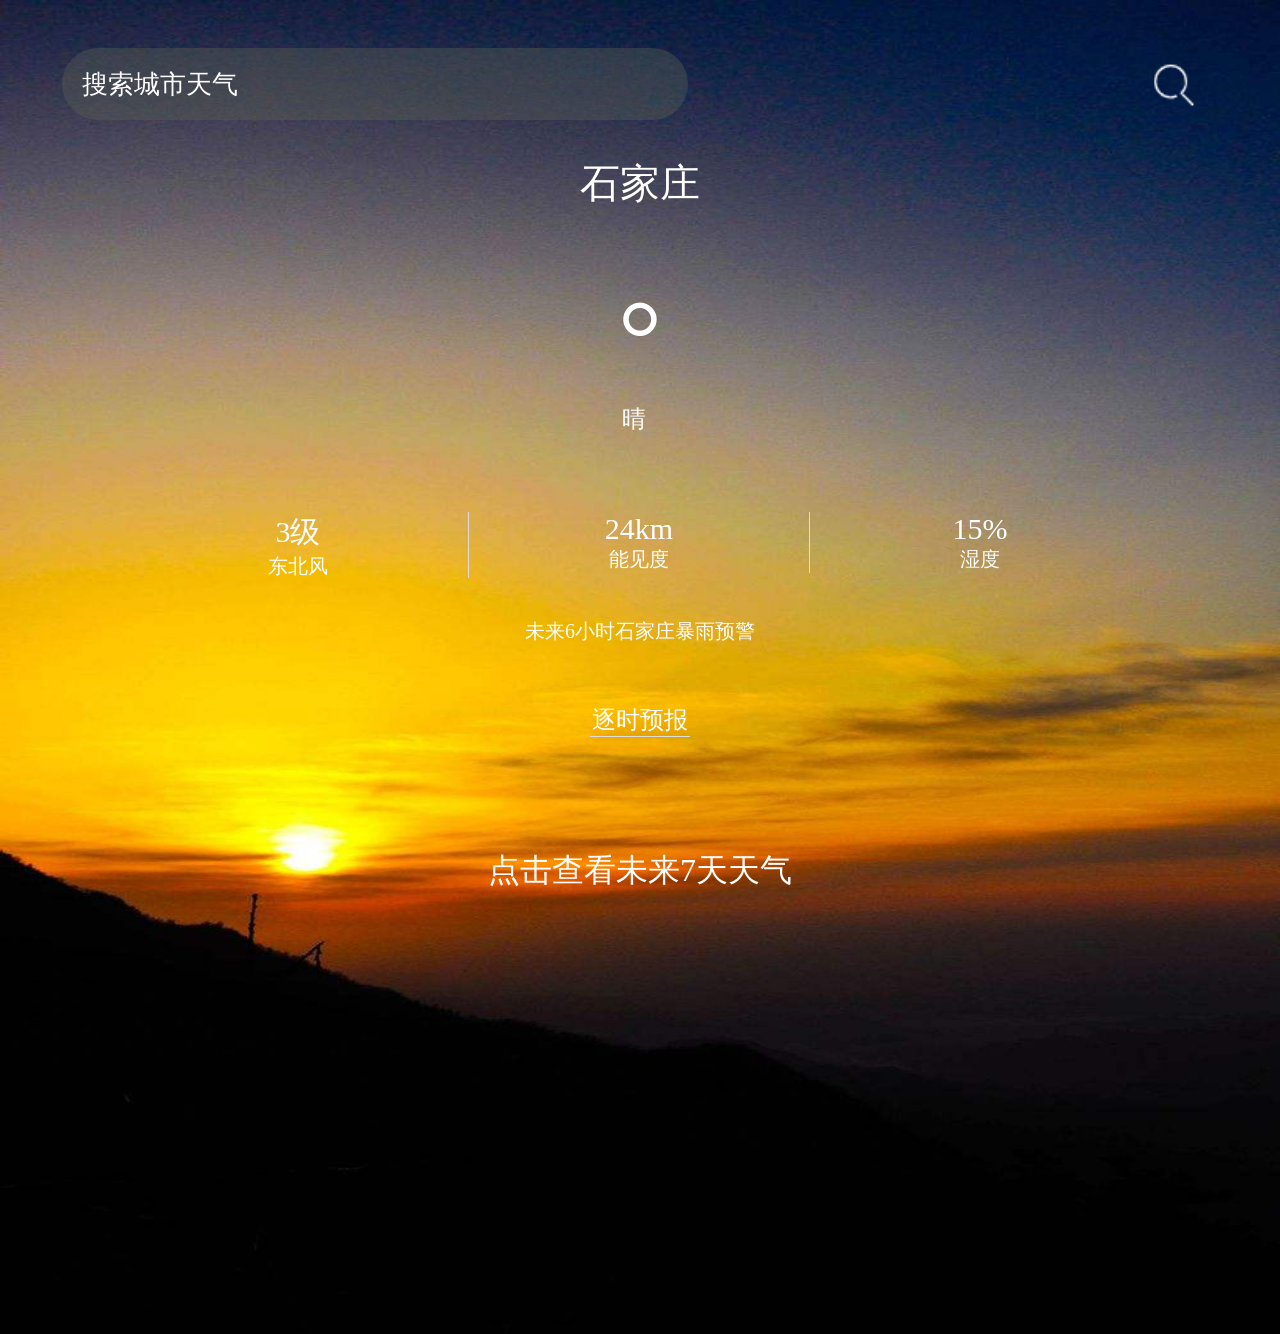
<file: index.html>
<!DOCTYPE html>
<html lang="en">

<head>
    <meta charset="UTF-8">
    <meta name="viewport" content="width=device-width, initial-scale=1.0,user-scalable=no, maximum-scale=1.0">
    <meta http-equiv="X-UA-Compatible" content="ie=edge">
    <link rel="stylesheet" href="index.css">
    <title>渣男天气</title>

</head>

<body>
    <div class="bigBox">

        <!-- 系统状态栏 -->
        <div class="system"></div>

        <!-- 头部搜索 -->
        <div class="header">
            <div class="search">
                <input type="text" placeholder="搜索城市天气">
                <img id="search auto-img" src="./images/sousuo.png" alt="">
            </div>
        </div>

        <!-- 城市名称 -->
        <div class="city">
            <span>石家庄</span>
        </div>

        <!-- 城市天气信息 -->
        <div class="temperature">
            <div class="temperature-top"><span class="tmp"></span><span class="du">°</span></div>
            <div class="temperature-bottom">
                <div>
                    <span class="nowcond_txt">晴</span>&nbsp;&nbsp;<span class="nowfl"></span>
                </div>
            </div>
        </div>
        <!-- 城市天气信息 -->
        <div class="centre">
            <div class="wind">
                <div class="windone">3级</div>
                <div class="windtwo">东北风</div>
            </div>
            <div class="visibility">
                <div class="visibilityone">24km</div>
                <div class="visibilitytwo">能见度</div>
            </div>
            <div class="humidity">
                <div class="humidityone">15%</div>
                <div class="humiditytwo">湿度</div>
            </div>
        </div>
        <!-- 城市天气信息 -->
        <div class="warn">
            <span>未来6小时石家庄暴雨预警</span>

        </div>
        <!-- 城市24小时天气信息 -->
        <div class="weatherForecast">
            <div class="hourWeather">
                <span>逐时预报</span>
            </div>
            <div class="hourWeather-box">
                <div class="hourWeather-bottom"></div>
            </div>
        </div>
        <!-- 城市未来7天天气信息 -->
        <div class="future">
            <div class="future-top" data-name="0">
                <span>点击查看未来7天天气</span>
            </div>
            <ul class="conceal hide">
            </ul>
        </div>

    </div>


    <script src="rem.js"></script>
    <script src="./jquery-3.4.1.min.js"></script>
    <script src="./index.js"></script>
</body>

</html>
</file>
<file: index.css>
html,
body,
.bigBox {
    height: 100%;
    padding: 0;
    margin: 0;
    min-height: 6.67rem;
}

.system {
    height: 24px;

}

.bigBox {
    background-image: url(images/morning.jpg);
    background-repeat: no-repeat;
    background-position: center center;
    background-size: 100% 100%;
    font-size: 16px;
    min-height: 6.67rem;
}

#auto-img {
    width: 100%;
    display: block;
}

.header {
    width: 100%;
    height: 0.56rem;
    /* background-color: #57b1ee; */
}

.search {
    width: 100%;
    height: 100%;

}

.search>input {
    display: inline-block;
    width: 2.63rem;
    height: 0.3rem;
    margin: 0.12rem 0.31rem;
    border-radius: 50px;
    border: none;
    outline: none;
    padding: 0.03rem 0.4rem 0.03rem 0.1rem;
    background-color: rgba(89, 96, 84, 0.4);
    color: #fff;


    /* text-indent: .3rem */
    font-size: 0.13rem;
    position: relative;
}

.search>input::-webkit-input-placeholder {
    color: #fff;
    font-size: 0.13rem;

}

.search>img {
    width: 0.25rem;
    height: 0.25rem;
    position: absolute;
    right: 0.41rem;
    top: calc(0.18rem + 24px);
}

.city {
    color: #fff;
    font-size: 0.2rem;
    height: 0.3rem;
}

.city>span {
    display: block;
    text-align: center;
    margin: 0.1rem auto 0;
}

.temperature {
    margin-top: 0.3rem;
    height: 0.88rem;
}

.temperature-top>.tmp {
    color: #fff;
    font-size: 0.55rem;
}

.temperature-top>.du {
    color: #fff;
    font-size: 0.55rem;
}


.temperature-top,
.temperature-bottom>span {
    display: block;
    text-align: center;
}

.temperature-bottom {
    color: #fff;
    font-size: 0.12rem;
    /* padding-right: 0.1rem; */
}

.temperature-bottom>div {
    width: 2rem;
    text-align: center;
    margin: 0 auto;
}


.centre {
    width: 80%;
    overflow: hidden;
    margin: 0.3rem auto 0;
    height: 0.33rem;
}

.centre>div {
    width: calc(33.3% - 1px);
    float: left;
    color: #fff;
    text-align: center;
    border-right: 1px solid #dddddd;
}

.centre>div:nth-child(3) {
    border: none;
}

.windone,
.visibilityone,
.humidityone {
    font-size: 0.15rem;
}

.windtwo,
.visibilitytwo,
.humiditytwo {
    font-size: 0.1rem;
}

.warn {
    text-align: center;
    font-size: 0.1rem;
    color: #fff;
    margin-top: 0.2rem;
    /* margin-bottom: 0.2rem; */
    height: 0.13rem;
}

.weatherForecast {
    width: 100%;
    height: 1.55rem;
    margin-top: 0.3rem;
}

.hourWeather {
    height: 0.17rem;
    margin: 0.2rem auto;

}

.hourWeather>span {
    display: block;
    font-size: 0.12rem;
    color: #fff;
    text-align: center;
    border-bottom: 1px solid #dddddd;
    width: 0.5rem;
    margin: 0 auto;
}

.hourWeather-box {
    width: 3.5rem;
    overflow: hidden;
    margin: 0.2rem auto 0;
    overflow-x: scroll;
}

.hourWeather-bottom {
    width: 20rem;
    height: 1.1rem;
    white-space: nowrap;

}

.hourWeather-bottom>div {
    width: 0.9rem;
    float: left;
    text-align: center;

}

.hourWeather-bottom>div>.img {
    width: 0.25rem;
    height: 0.25rem;
    margin: 0.2rem auto 0.1rem;
}

.weatherBox {
    color: #fff;
    height: 1.1rem;
}

.weatherText,
.number {
    font-size: 0.13rem;
    height: 0.17rem;
}

.weatherText {
    width: 100%;
}

.weatherText>span {
    display: inline-block;
    width: 100%;
    overflow: hidden;
    text-overflow: ellipsis;
    white-space: nowrap;
}

.time {
    font-size: 0.15rem;
    height: 0.2rem;
}

.future {
    width: 100%;
    position: fixed;
    bottom: 0;
    /* top: 0; */
    transition: all .4s linear;



}

.future-top {
    text-align: center;
    color: #fff;
    height: 0.3rem;
    font-size: 0.16rem;
    line-height: 0.3rem;
}

.conceal {
    list-style: none;
    padding: 0;
    margin: 0;
    /* background-color: #ddd; */
    /* transition: all .4s linear; */
    overflow-y: scroll;

}


.conceal>li {
    overflow: hidden;
    height: 0.4rem;
    padding: 0 0.2rem;
    color: #000;
    border-bottom: 1px solid #fff;
}

.conceal>li>div {
    float: left;
    width: 33.333%;
    line-height: 0.4rem;
    font-size: 0.13rem;
}

.conceal-img {
    overflow: hidden;
}

.conceal-img>.img {
    width: 0.25rem;
    height: 0.25rem;
    margin: 0.07rem 0.02rem 0.07rem 0;
}

.conceal-img>.img>img {
    width: 0.25rem;
    height: 0.25rem;
}

.conceal-img>div {
    height: 0.4rem;
    float: left;

}

.conceal>li>.conceal-img>.conceal-text {
    width: 0.8rem;
}

.conceal>li>.conceal-img>.conceal-text>span {
    display: inline-block;
    width: 0.8rem;
    overflow: hidden;
    text-overflow: ellipsis;
    white-space: nowrap;
}

.future-number>span {
    display: block;
    text-align: right;
}

.hide {
    display: none;
}
</file>
